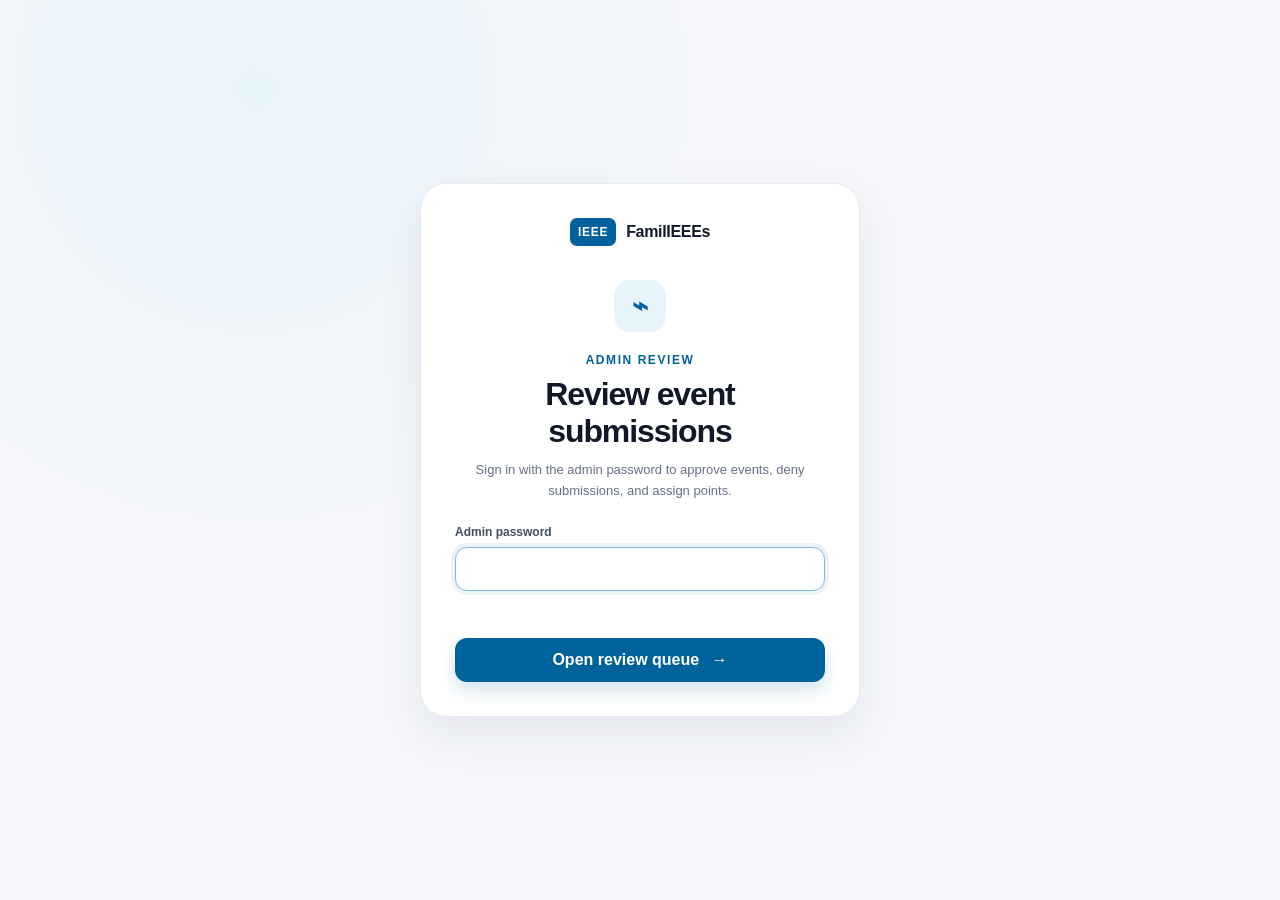
<file: templates/admin_login.html>
<!doctype html>
<html lang="en">
<head>
  <meta charset="utf-8" />
  <meta name="viewport" content="width=device-width,initial-scale=1" />
  <title>FamilIEEEs Admin</title>
  <link rel="stylesheet" href="/static/styles.css" />
</head>
<body class="login-body">
  <main class="login-card">
    <a class="brand centered" href="/"><span class="brand-mark">IEEE</span><span>FamilIEEEs</span></a>
    <div class="lock-icon">⌁</div>
    <span class="step-label">ADMIN REVIEW</span>
    <h1>Review event submissions</h1>
    <p>Sign in with the admin password to approve events, deny submissions, and assign points.</p>
    <form id="loginForm" class="login-form">
      <label class="field"><span>Admin password</span><input id="password" type="password" autocomplete="current-password" required autofocus /></label>
      <p id="loginMessage" class="form-message"></p>
      <button class="primary-btn full" type="submit">Open review queue <span>→</span></button>
    </form>
  </main>
  <script src="/static/admin-login.js"></script>
</body>
</html>
</file>
<file: static/styles.css>
:root {
  --ink: #111827;
  --muted: #667085;
  --line: #e7eaf0;
  --panel: #ffffff;
  --blue: #00629b;
  --blue-dark: #064b73;
  --blue-soft: #e8f4fb;
  --gold: #f7b500;
  --green: #137a4d;
  --green-soft: #eaf8f0;
  --red: #b42318;
  --red-soft: #fff0ee;
  --bg: #f5f7fa;
  --shadow: 0 18px 45px rgba(20, 43, 68, .08);
  --radius: 22px;
}
* { box-sizing: border-box; }
html { color-scheme: light; }
body { margin: 0; color: var(--ink); font-family: Inter, ui-sans-serif, -apple-system, BlinkMacSystemFont, "Segoe UI", sans-serif; background: var(--bg); }
a { color: inherit; text-decoration: none; }
button, input, textarea, select { font: inherit; }
button { cursor: pointer; }
.topbar { height: 72px; padding: 0 max(24px, calc((100vw - 1180px) / 2)); background: rgba(255,255,255,.94); border-bottom: 1px solid var(--line); display: flex; align-items: center; justify-content: space-between; position: sticky; top: 0; z-index: 30; backdrop-filter: blur(12px); }
.brand { display: inline-flex; gap: 10px; align-items: center; font-weight: 850; letter-spacing: -.02em; }
.brand-mark { background: var(--blue); color: white; padding: 7px 8px; font-size: 12px; letter-spacing: .06em; border-radius: 7px; }
.admin-link, .admin-nav a { color: var(--blue); font-size: 14px; font-weight: 750; }
.shell { width: min(1180px, calc(100% - 40px)); margin: 0 auto; }
.hero { display: grid; grid-template-columns: 1.45fr .55fr; gap: 36px; padding: 68px 0 42px; align-items: end; }
.eyebrow, .step-label { color: var(--blue); font-size: 12px; font-weight: 850; letter-spacing: .13em; }
.hero h1 { font-size: clamp(44px, 6.2vw, 76px); line-height: .98; letter-spacing: -.055em; margin: 12px 0 20px; max-width: 760px; }
.hero h1 span { color: var(--blue); }
.hero-copy > p { max-width: 690px; color: var(--muted); font-size: 18px; line-height: 1.65; margin: 0 0 24px; }
.rule-pills { display: flex; flex-wrap: wrap; gap: 9px; }
.rule-pills span { border: 1px solid #cbe2ef; background: #f2f9fd; color: var(--blue-dark); border-radius: 999px; padding: 8px 11px; font-size: 12px; font-weight: 750; }
.score-card { background: linear-gradient(145deg, #00629b, #08466a); color: white; border-radius: var(--radius); padding: 26px; box-shadow: var(--shadow); display: flex; gap: 16px; }
.score-icon { width: 46px; height: 46px; border-radius: 14px; flex: 0 0 46px; background: rgba(255,255,255,.15); display: grid; place-items: center; color: #ffd65a; font-size: 24px; }
.score-card strong { font-size: 16px; }
.score-card p { margin: 7px 0 0; color: rgba(255,255,255,.78); font-size: 13px; line-height: 1.55; }
.content-grid { display: grid; grid-template-columns: minmax(0, 1fr) 330px; gap: 24px; padding-bottom: 70px; align-items: start; }
.panel { background: var(--panel); border: 1px solid var(--line); border-radius: var(--radius); box-shadow: var(--shadow); }
.form-panel { padding: 30px; }
.panel-heading, .mini-heading { display: flex; align-items: start; justify-content: space-between; gap: 20px; }
.panel-heading h2 { font-size: 28px; letter-spacing: -.03em; margin: 8px 0 0; }
.status-dot { background: #f7f8fa; border: 1px solid var(--line); border-radius: 999px; padding: 7px 10px; color: var(--muted); font-size: 11px; font-weight: 700; }
.form-grid { display: grid; grid-template-columns: 1fr 1fr; gap: 18px; margin-top: 28px; }
.field { display: flex; flex-direction: column; gap: 8px; }
.field > span { font-size: 12px; color: #445062; font-weight: 760; }
.field input, .field textarea, .field select, .search-input { width: 100%; border: 1px solid #d7dce4; border-radius: 12px; padding: 12px 13px; background: #fff; color: var(--ink); outline: none; transition: .15s; }
.field input:focus, .field textarea:focus, .field select:focus, .search-input:focus { border-color: #80b9da; box-shadow: 0 0 0 4px rgba(0,98,155,.08); }
.field textarea { resize: vertical; min-height: 118px; }
.field-wide { grid-column: 1 / -1; }
.check-row { display: grid; grid-template-columns: 1fr 1fr; gap: 12px; }
.check-card { display: flex; gap: 12px; align-items: flex-start; border: 1px solid var(--line); background: #fbfcfd; border-radius: 14px; padding: 14px; cursor: pointer; }
.check-card input { margin-top: 3px; accent-color: var(--blue); }
.check-card span { display: flex; flex-direction: column; gap: 4px; }
.check-card strong { font-size: 13px; }
.check-card small { color: var(--muted); line-height: 1.45; font-size: 11px; }
.upload { min-height: 235px; border: 1.5px dashed #a9c7d9; background: #f8fcff; border-radius: 16px; display: grid; place-items: center; overflow: hidden; position: relative; cursor: pointer; }
.upload input { position: absolute; width: 1px; height: 1px; opacity: 0; }
#uploadPrompt { text-align: center; padding: 30px; display: flex; flex-direction: column; align-items: center; gap: 8px; }
#uploadPrompt span { color: var(--muted); max-width: 440px; font-size: 12px; line-height: 1.5; }
.upload-icon { width: 46px; height: 46px; border-radius: 14px; display: grid; place-items: center; background: var(--blue-soft); color: var(--blue); font-size: 24px; font-weight: 800; }
#photoPreview { width: 100%; max-height: 430px; object-fit: cover; }
.form-actions { display: flex; justify-content: space-between; align-items: center; gap: 16px; }
.form-message { margin: 0; min-height: 19px; color: var(--muted); font-size: 12px; line-height: 1.5; }
.form-message.success { color: var(--green); font-weight: 700; }
.form-message.error { color: var(--red); font-weight: 700; }
.primary-btn { border: 0; border-radius: 12px; padding: 13px 18px; background: var(--blue); color: #fff; font-weight: 800; box-shadow: 0 8px 18px rgba(0,98,155,.18); }
.primary-btn:hover { background: var(--blue-dark); }
.primary-btn:disabled { opacity: .65; cursor: progress; }
.primary-btn span { margin-left: 8px; }
.sidebar { display: flex; flex-direction: column; gap: 20px; }
.mini-panel { padding: 24px; }
.mini-panel h3 { font-size: 20px; letter-spacing: -.02em; margin: 8px 0 19px; }
.rules-list { list-style: none; padding: 0; margin: 0; display: flex; flex-direction: column; gap: 16px; counter-reset: r; }
.rules-list li { position: relative; padding-left: 34px; display: flex; flex-direction: column; gap: 4px; counter-increment: r; }
.rules-list li:before { content: counter(r); position: absolute; left: 0; top: -1px; width: 23px; height: 23px; border-radius: 50%; display: grid; place-items: center; background: var(--blue-soft); color: var(--blue); font-size: 11px; font-weight: 850; }
.rules-list b { font-size: 13px; }
.rules-list span { color: var(--muted); font-size: 11px; line-height: 1.45; }
.mini-heading > span:last-child { color: var(--muted); font-size: 10px; }
.leaderboard { margin-top: 14px; }
.leader-row { display: grid; grid-template-columns: 28px 1fr auto; gap: 8px; align-items: center; padding: 11px 0; border-bottom: 1px solid var(--line); }
.leader-row:last-child { border-bottom: 0; }
.rank { width: 23px; height: 23px; border-radius: 7px; background: #f1f3f6; display: grid; place-items: center; font-size: 10px; font-weight: 800; color: #596579; }
.leader-family { font-size: 12px; font-weight: 750; overflow: hidden; text-overflow: ellipsis; white-space: nowrap; }
.leader-row strong { color: var(--blue); font-size: 12px; }
.empty-state { color: var(--muted); font-size: 12px; padding: 16px 0 4px; }
footer { text-align: center; color: #8791a2; font-size: 11px; padding: 0 20px 32px; }

.login-body { min-height: 100vh; display: grid; place-items: center; padding: 24px; background: radial-gradient(circle at 20% 10%, #e8f4fb, transparent 34%), var(--bg); }
.login-card { width: min(440px, 100%); background: white; border: 1px solid var(--line); box-shadow: var(--shadow); border-radius: 26px; padding: 34px; text-align: center; }
.centered { justify-content: center; margin-bottom: 34px; }
.lock-icon { width: 52px; height: 52px; margin: 0 auto 18px; border-radius: 16px; display: grid; place-items: center; background: var(--blue-soft); color: var(--blue); font-size: 27px; font-weight: 900; }
.login-card h1 { margin: 8px 0 10px; letter-spacing: -.035em; }
.login-card > p { color: var(--muted); font-size: 13px; line-height: 1.6; margin: 0 0 24px; }
.login-form { text-align: left; display: flex; flex-direction: column; gap: 14px; }
.full { width: 100%; }

.admin-shell { width: min(1240px, calc(100% - 40px)); margin: 0 auto; padding: 48px 0 72px; }
.admin-nav { display: flex; align-items: center; gap: 14px; }
.ghost-btn { border: 1px solid var(--line); background: white; border-radius: 10px; padding: 8px 11px; font-size: 12px; font-weight: 750; color: #445062; }
.admin-heading { display: flex; justify-content: space-between; align-items: end; gap: 28px; margin-bottom: 30px; }
.admin-heading h1 { font-size: 42px; letter-spacing: -.045em; margin: 7px 0 6px; }
.admin-heading p { margin: 0; color: var(--muted); font-size: 14px; }
.summary-cards { display: flex; gap: 10px; }
.summary-cards > div { width: 105px; padding: 14px; background: white; border: 1px solid var(--line); border-radius: 14px; }
.summary-cards span { display: block; font-size: 10px; color: var(--muted); margin-bottom: 7px; }
.summary-cards strong { font-size: 25px; letter-spacing: -.03em; }
.admin-toolbar { display: flex; justify-content: space-between; align-items: center; gap: 18px; margin-bottom: 18px; }
.filter-tabs { display: flex; padding: 4px; background: #e9edf2; border-radius: 12px; }
.filter-tabs button { border: 0; background: transparent; color: #596579; border-radius: 9px; padding: 8px 13px; font-size: 12px; font-weight: 750; }
.filter-tabs button.active { background: white; color: var(--blue); box-shadow: 0 2px 8px rgba(33,47,61,.08); }
.search-input { width: min(320px, 42vw); background: white; }
.submission-list { display: flex; flex-direction: column; gap: 17px; }
.submission-card { display: grid; grid-template-columns: 320px minmax(0, 1fr); gap: 0; background: white; border: 1px solid var(--line); border-radius: 20px; overflow: hidden; box-shadow: 0 11px 28px rgba(20,43,68,.055); transition: opacity .18s; }
.submission-card.saving { opacity: .5; pointer-events: none; }
.proof-wrap { background: #e9eef2; min-height: 330px; }
.proof-photo { width: 100%; height: 100%; min-height: 330px; object-fit: cover; display: block; }
.submission-main { padding: 24px; }
.submission-topline { display: flex; justify-content: space-between; gap: 14px; }
.family-badge { display: inline-block; background: var(--blue-soft); color: var(--blue); border-radius: 999px; padding: 5px 8px; font-size: 10px; font-weight: 850; }
.event-title { font-size: 24px; letter-spacing: -.03em; margin: 8px 0 0; }
.review-status { height: fit-content; border-radius: 999px; padding: 6px 9px; font-size: 10px; font-weight: 850; text-transform: uppercase; letter-spacing: .07em; }
.review-status.pending { background: #fff6d8; color: #885d00; }
.review-status.approved { background: var(--green-soft); color: var(--green); }
.review-status.denied { background: var(--red-soft); color: var(--red); }
.event-description { color: #5d6878; line-height: 1.6; font-size: 13px; margin: 14px 0 18px; }
.meta-grid { display: grid; grid-template-columns: repeat(4, minmax(0, 1fr)); gap: 12px; padding: 14px 0; border-top: 1px solid var(--line); border-bottom: 1px solid var(--line); }
.meta-grid div { min-width: 0; }
.meta-grid span { display: block; color: #8992a0; font-size: 9px; text-transform: uppercase; letter-spacing: .08em; margin-bottom: 4px; }
.meta-grid strong { display: block; font-size: 12px; overflow: hidden; text-overflow: ellipsis; white-space: nowrap; }
.rule-checks { display: flex; gap: 7px; flex-wrap: wrap; margin: 16px 0; }
.rule { padding: 6px 8px; border-radius: 8px; font-size: 10px; font-weight: 750; }
.rule.ok { background: var(--green-soft); color: var(--green); }
.rule.bad { background: var(--red-soft); color: var(--red); }
.review-controls { display: grid; grid-template-columns: 120px minmax(160px,1fr) auto; gap: 10px; align-items: end; }
.review-controls .field input { padding: 9px 10px; font-size: 12px; }
.review-buttons { display: flex; gap: 8px; }
.approve-btn, .deny-btn { border-radius: 10px; padding: 10px 13px; font-weight: 800; font-size: 12px; }
.approve-btn { border: 1px solid #a4d6bb; background: var(--green-soft); color: var(--green); }
.deny-btn { border: 1px solid #efb7b1; background: var(--red-soft); color: var(--red); }
.loading-state, .empty-admin { padding: 45px; background: white; border: 1px solid var(--line); border-radius: 18px; text-align: center; color: var(--muted); }
.empty-admin { display: flex; flex-direction: column; gap: 5px; }
.empty-admin strong { color: var(--ink); }
.empty-admin span { font-size: 12px; }

@media (max-width: 920px) {
  .hero { grid-template-columns: 1fr; }
  .score-card { max-width: 520px; }
  .content-grid { grid-template-columns: 1fr; }
  .sidebar { display: grid; grid-template-columns: 1fr 1fr; }
  .submission-card { grid-template-columns: 260px minmax(0,1fr); }
  .meta-grid { grid-template-columns: 1fr 1fr; }
  .review-controls { grid-template-columns: 110px 1fr; }
  .review-buttons { grid-column: 1 / -1; justify-content: flex-end; }
}
@media (max-width: 680px) {
  .shell, .admin-shell { width: min(100% - 24px, 1180px); }
  .topbar { padding-inline: 16px; }
  .hero { padding-top: 42px; }
  .hero h1 { font-size: 49px; }
  .content-grid { gap: 14px; }
  .form-panel { padding: 20px; }
  .form-grid { grid-template-columns: 1fr; }
  .field-wide { grid-column: auto; }
  .check-row { grid-template-columns: 1fr; }
  .sidebar { grid-template-columns: 1fr; }
  .form-actions { align-items: stretch; flex-direction: column; }
  .primary-btn { width: 100%; }
  .admin-heading { align-items: stretch; flex-direction: column; }
  .summary-cards { width: 100%; }
  .summary-cards > div { flex: 1; width: auto; }
  .admin-toolbar { align-items: stretch; flex-direction: column; }
  .filter-tabs { overflow-x: auto; }
  .search-input { width: 100%; }
  .submission-card { grid-template-columns: 1fr; }
  .proof-wrap, .proof-photo { min-height: 250px; max-height: 330px; }
  .meta-grid { grid-template-columns: 1fr 1fr; }
  .review-controls { grid-template-columns: 1fr; }
  .review-buttons { grid-column: auto; }
  .review-buttons button { flex: 1; }
}
</file>
